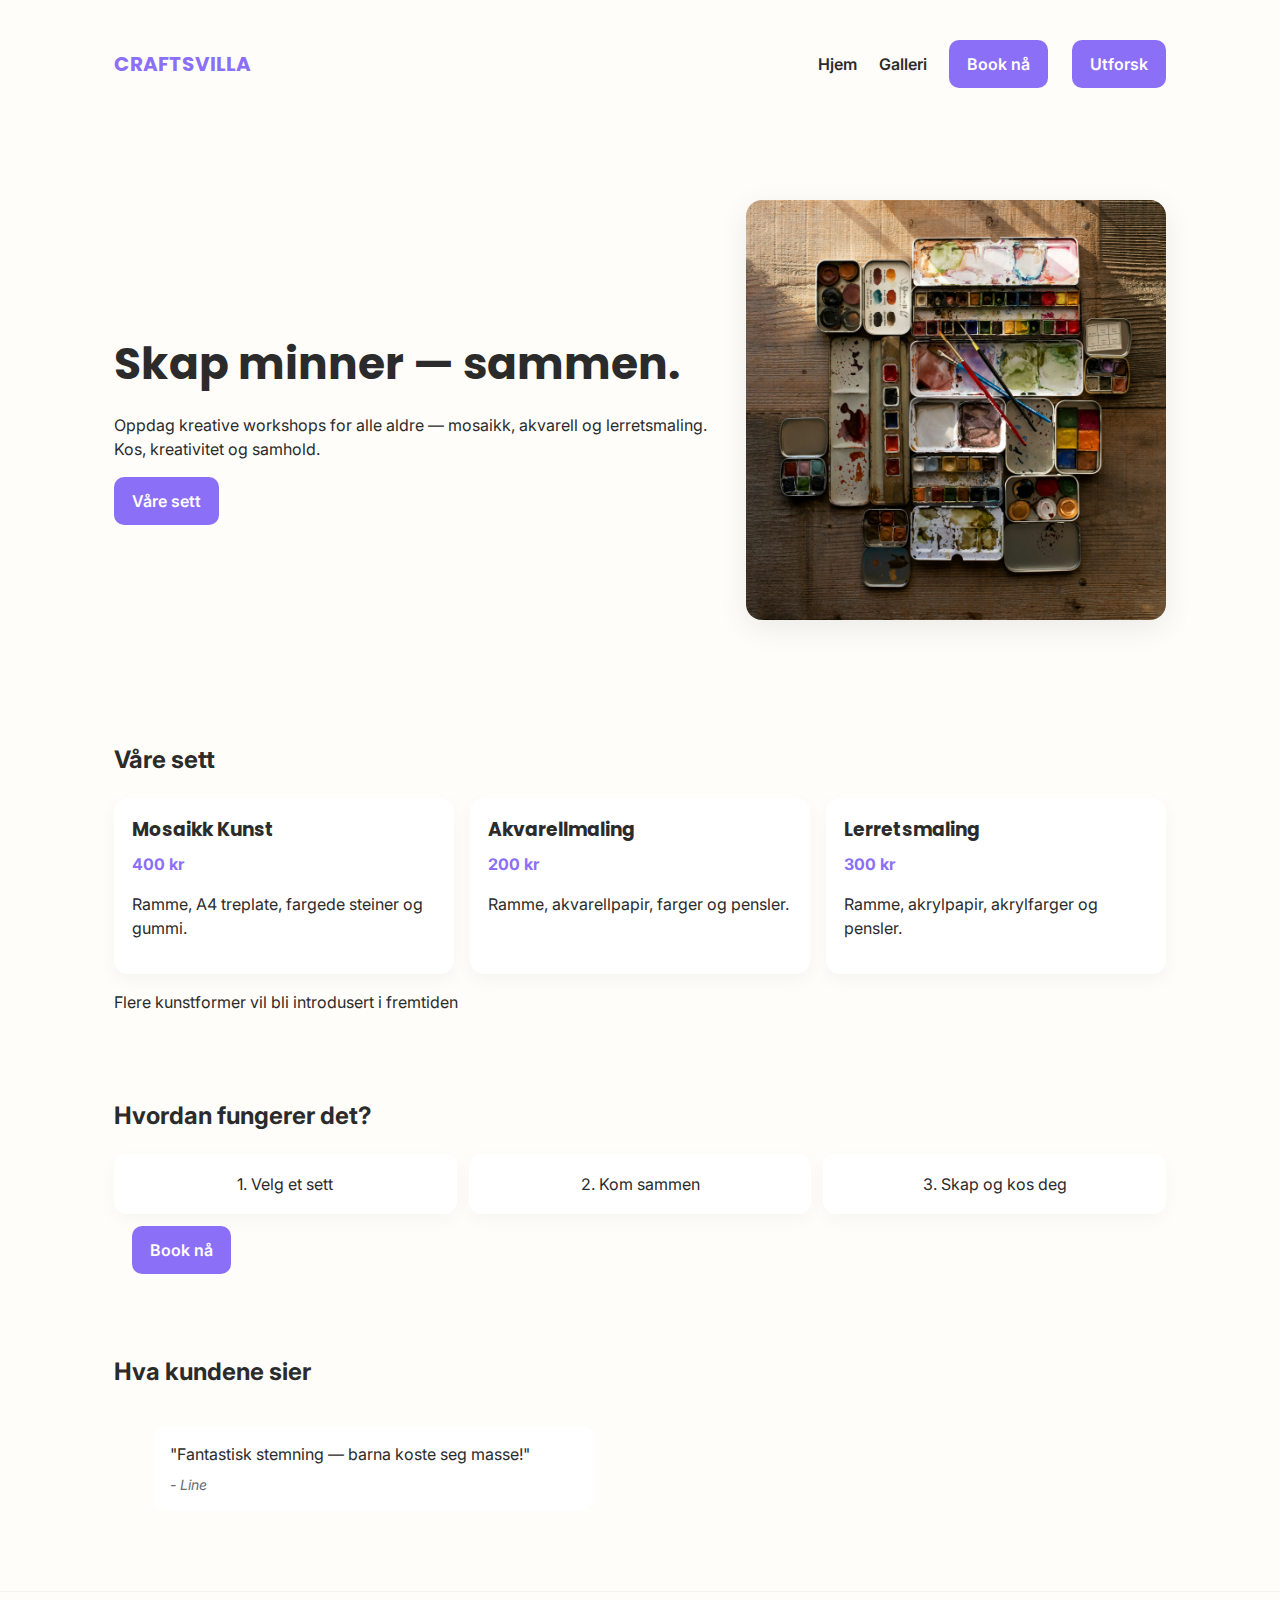
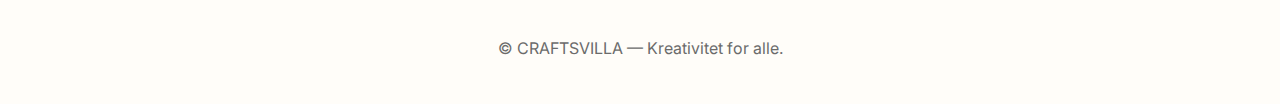
<file: index.html>
<!DOCTYPE html>
<html lang="en">

<head>
    <meta charset="UTF-8">
    <meta name="viewport" content="width=device-width, initial-scale=1.0">
    <title>Craftsvilla</title>
    <link href="style.css" rel="stylesheet" />
    <link
        href="https://fonts.googleapis.com/css2?family=Poppins:wght@400;600;700&family=Inter:wght@300;400;600&display=swap"
        rel="stylesheet">
</head>
<main>

    <body>
        <header class="topbar">
            <div class="container">
                <div class="brand">CRAFTSVILLA</div>
                <nav class="nav">
                    <a href="index.html">Hjem</a>
                    <a href="gallery.html">Galleri</a>
                    <a href="booking.html" class="btn primary">Book nå</a>
                </nav>
                <a class="btn primary" href="#services">Utforsk</a>
            </div>
        </header>

        <section class="hero">
            <div class="container hero-inner">
                <div class="hero-text">
                    <h1>Skap minner — sammen.</h1>
                    <p>Oppdag kreative workshops for alle aldre — mosaikk, akvarell og lerretsmaling. Kos, kreativitet
                        og
                        samhold.</p>
                    <a class="btn primary" href="#services">Våre sett</a>
                </div>
                <div class="hero-media">
                    <img src="images/maleskrin.jpg" alt="Malerskrin" />
                </div>
            </div>
        </section>


        <section id="services" class="cards container">
            <h2>Våre sett</h2>
            <div class="card-grid">
                <article class="card">
                    <h3>Mosaikk Kunst</h3>
                    <p class="price">400 kr</p>
                    <p class="desc">Ramme, A4 treplate, fargede steiner og gummi.</p>
                </article>


                <article class="card">
                    <h3>Akvarellmaling</h3>
                    <p class="price">200 kr</p>
                    <p class="desc">Ramme, akvarellpapir, farger og pensler.</p>
                </article>


                <article class="card">
                    <h3>Lerretsmaling</h3>
                    <p class="price">300 kr</p>
                    <p class="desc">Ramme, akrylpapir, akrylfarger og pensler.</p>
                </article>
            </div>
            <p>Flere kunstformer vil bli introdusert i fremtiden</p>
        </section>


        <section class="how container">
            <h2>Hvordan fungerer det?</h2>
            <div class="steps">
                <div class="step">1. Velg et sett</div>
                <div class="step">2. Kom sammen</div>
                <div class="step">3. Skap og kos deg</div>
            </div>
            <div class="how-button"> <a href="booking.html" class="btn primary">Book nå</a> </div>
        </section>


        <section class="testimonials container">
            <h2>Hva kundene sier</h2>
            <div class="test-grid">
                <blockquote>"Fantastisk stemning — barna koste seg masse!"<cite>- Line</cite></blockquote>
        </section>
</main>

<footer class="site-footer">
    <div class="container">
        <div>© CRAFTSVILLA — Kreativitet for alle.</div>
    </div>
</footer>
</body>

</html>
</file>
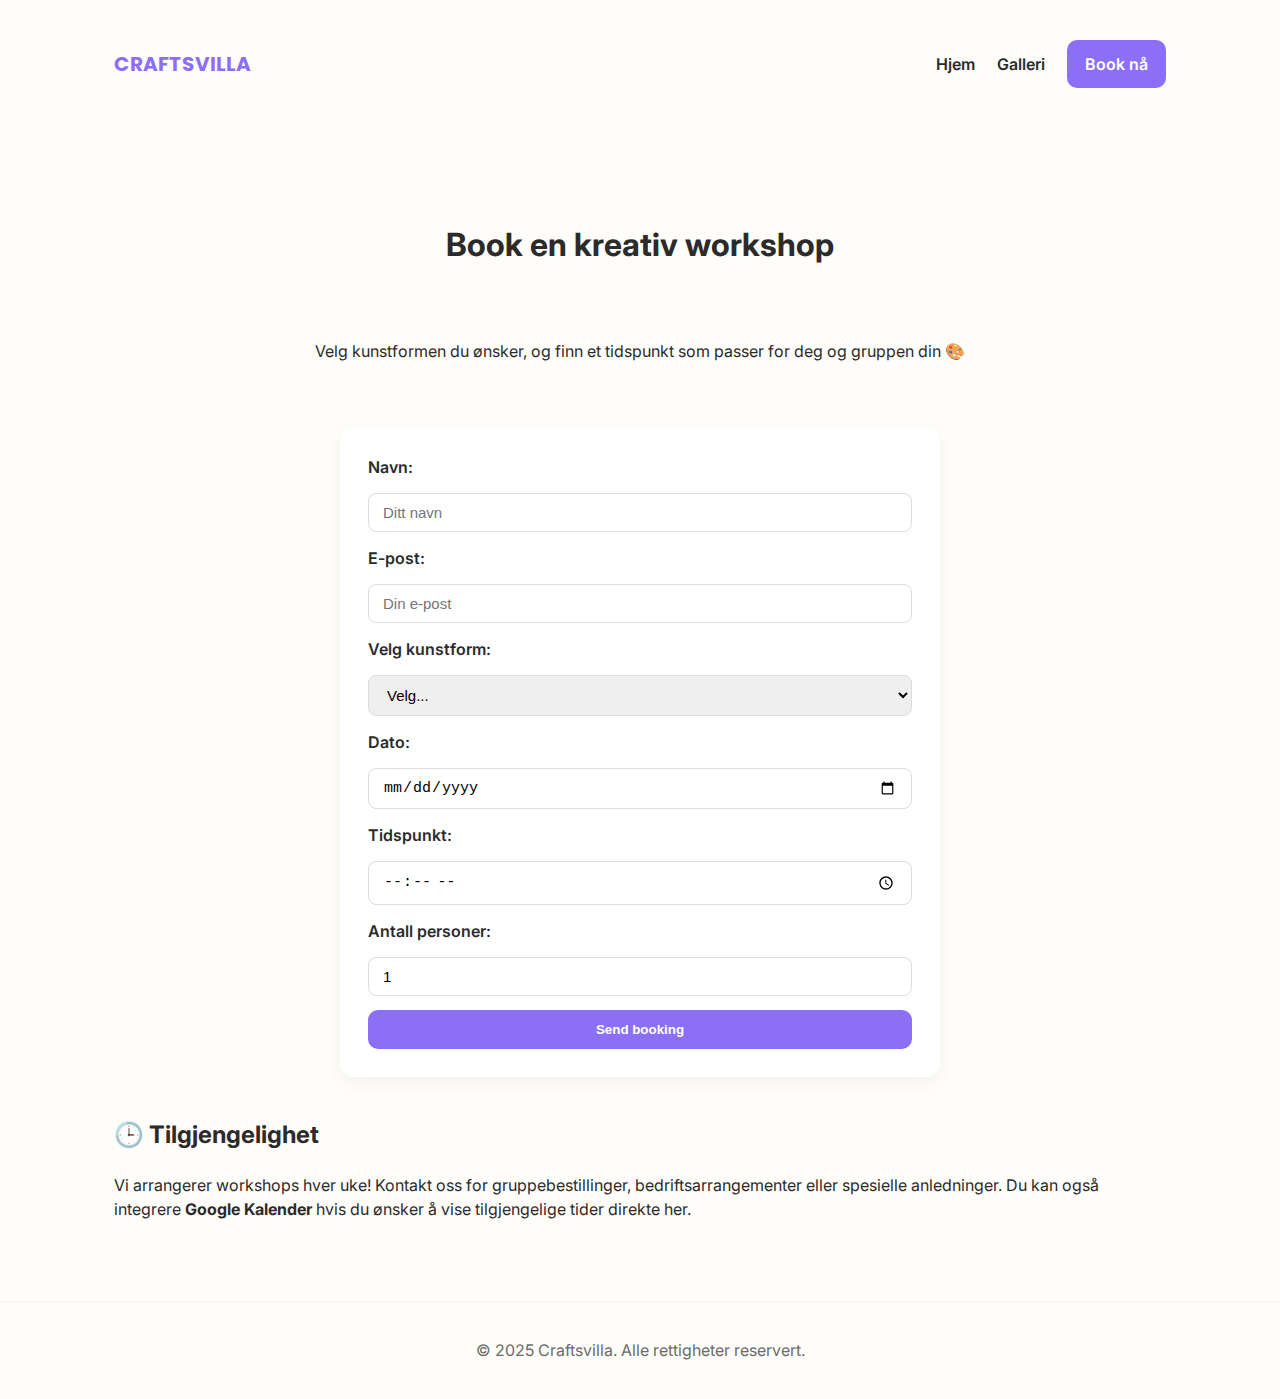
<file: booking.html>
<!DOCTYPE html>
<html lang="no">

<head>
    <meta charset="UTF-8" />
    <meta name="viewport" content="width=device-width, initial-scale=1.0" />
    <title>Booking | Craftsvilla</title>
    <link rel="stylesheet" href="style.css" />
    <link
        href="https://fonts.googleapis.com/css2?family=Poppins:wght@400;600;700&family=Inter:wght@300;400;600&display=swap"
        rel="stylesheet">
</head>

<body>
    <header class="topbar">
        <div class="container">
            <div class="brand">CRAFTSVILLA</div>
            <nav class="nav">
                <a href="index.html">Hjem</a>
                <a href="gallery.html">Galleri</a>
                <a href="booking.html" class="btn primary">Book nå</a>
            </nav>
        </div>
    </header>

    <main class="container">
        <section class="hero">
            <div class="hero-inner" style="flex-direction:column; text-align:center;">
                <h1>Book en kreativ workshop</h1>
                <p>Velg kunstformen du ønsker, og finn et tidspunkt som passer for deg og gruppen din 🎨</p>
            </div>
        </section>

        <!-- 🖌 Booking Skjema -->
        <section class="booking-form">
            <form>
                <label for="name">Navn:</label>
                <input type="text" id="name" name="name" placeholder="Ditt navn" required>

                <label for="email">E-post:</label>
                <input type="email" id="email" name="email" placeholder="Din e-post" required>

                <label for="art">Velg kunstform:</label>
                <select id="art" name="art" required>
                    <option value="">Velg...</option>
                    <option value="mosaikk">Mosaikk Kunst – 400 kr</option>
                    <option value="akvarell">Akvarellmaling – 200 kr</option>
                    <option value="lerret">Lerretsmaling – 300 kr</option>
                </select>

                <label for="date">Dato:</label>
                <input type="date" id="date" name="date" required>

                <label for="time">Tidspunkt:</label>
                <input type="time" id="time" name="time" required>

                <label for="people">Antall personer:</label>
                <input type="number" id="people" name="people" min="1" max="10" value="1" required>

                <button type="submit" class="btn primary">Send booking</button>
            </form>
        </section>

        <section class="info">
            <h2>🕒 Tilgjengelighet</h2>
            <p>Vi arrangerer workshops hver uke!
                Kontakt oss for gruppebestillinger, bedriftsarrangementer eller spesielle anledninger.
                Du kan også integrere <strong>Google Kalender</strong> hvis du ønsker å vise tilgjengelige tider direkte
                her.
            </p>
        </section>
    </main>

    <footer class="site-footer">
        <p>© 2025 Craftsvilla. Alle rettigheter reservert.</p>
    </footer>
</body>

</html>
</file>
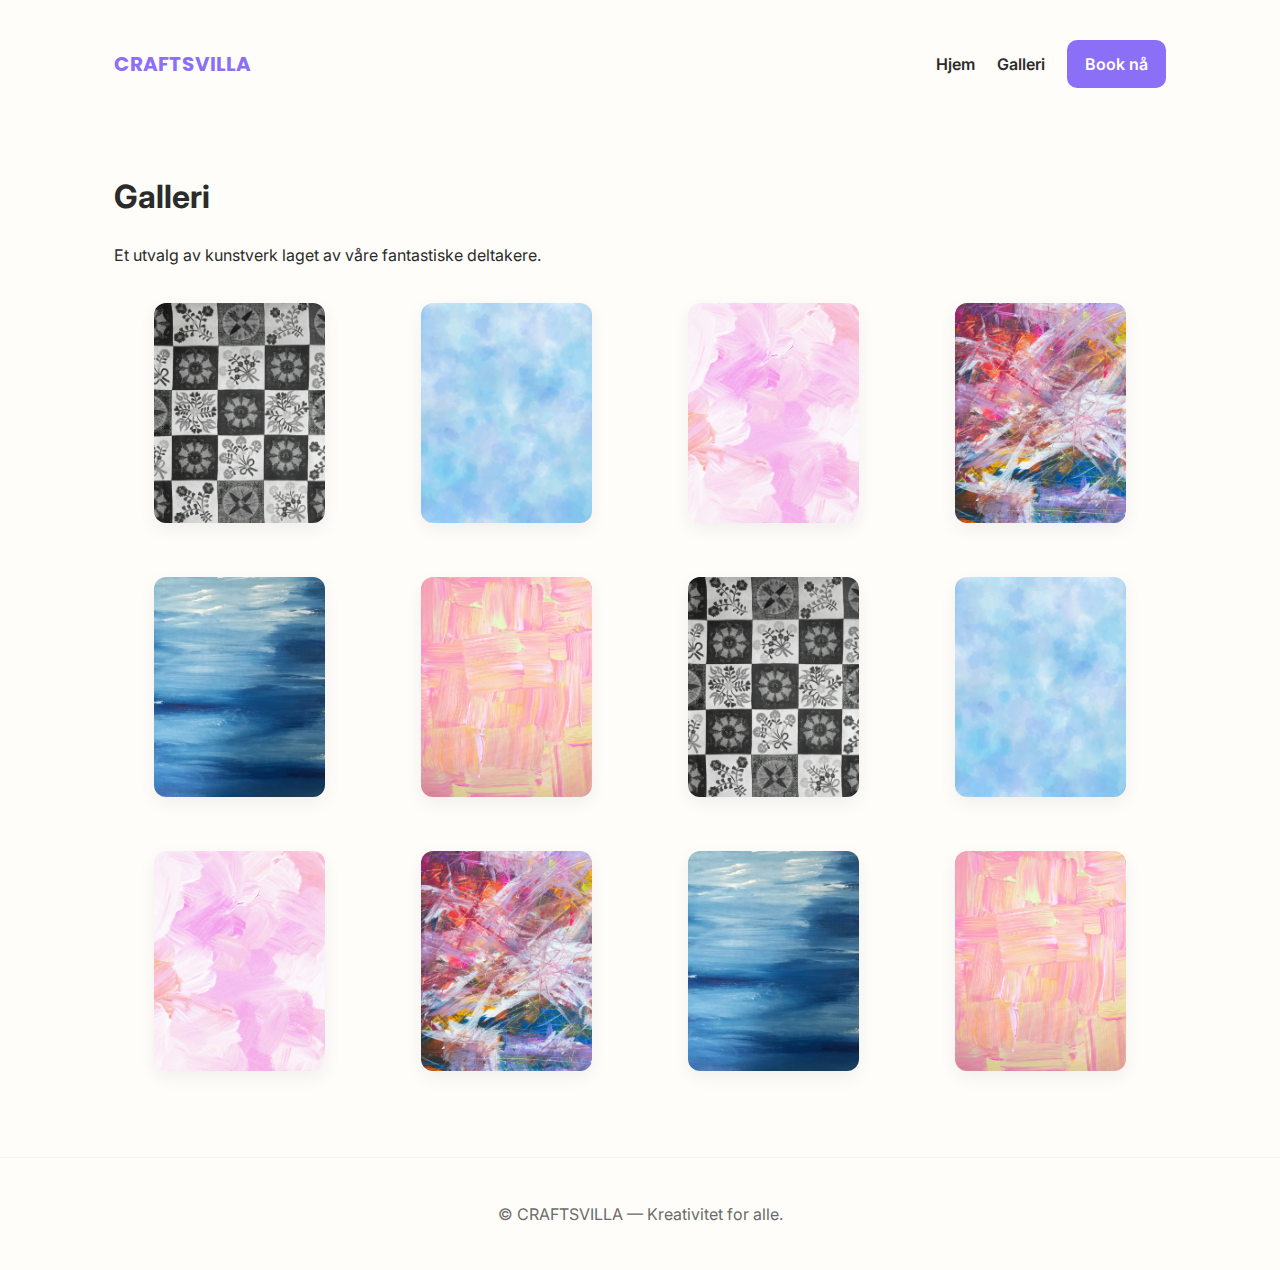
<file: gallery.html>
<!DOCTYPE html>
<html lang="en">

<head>
    <meta charset="UTF-8">
    <meta name="viewport" content="width=device-width, initial-scale=1.0">
    <title>Craftsvilla Galleri</title>
    <link rel="stylesheet" href="style.css">
    <link
        href="https://fonts.googleapis.com/css2?family=Poppins:wght@400;600;700&family=Inter:wght@300;400;600&display=swap"
        rel="stylesheet">
</head>

<body>
    <header class="topbar">
        <div class="container">
            <div class="brand">CRAFTSVILLA</div>
            <nav class="nav">
                <a href="index.html">Hjem</a>
                <a href="gallery.html">Galleri</a>
                <a href="booking.html" class="btn primary">Book nå</a>
            </nav>
        </div>
    </header>

    <main>
        <section class="gallery container">
            <h1>Galleri</h1>
            <p>Et utvalg av kunstverk laget av våre fantastiske deltakere.</p>
            <div class="gallery-grid">
                <figure><img src="images/mosaik.jpg" alt="Mosaikk kunst" /></figure>
                <figure><img src="images/akvarell.jpg" alt="Akvarellmaling" /></figure>
                <figure><img src="images/lerret.jpg" alt="Lerretsmaling" /></figure>
                <figure><img src="images/color.jpg" alt="Familie workshop" /></figure>
                <figure><img src="images/Blue.jpg" alt="Venner som maler" /></figure>
                <figure><img src="images/pink.jpg" alt="Kreativ gruppe" /></figure>
                <figure><img src="images/mosaik.jpg" alt="Mosaikk kunst" /></figure>
                <figure><img src="images/akvarell.jpg" alt="Akvarellmaling" /></figure>
                <figure><img src="images/lerret.jpg" alt="Lerretsmaling" /></figure>
                <figure><img src="images/color.jpg" alt="Familie workshop" /></figure>
                <figure><img src="images/Blue.jpg" alt="Venner som maler" /></figure>
                <figure><img src="images/pink.jpg" alt="Kreativ gruppe" /></figure>
            </div>
        </section>
    </main>

    <footer class="site-footer">
        <div class="container">
            <div>© CRAFTSVILLA — Kreativitet for alle.</div>
        </div>
    </footer>
</body>

</html>
</file>
<file: style.css>
:root {
  --bg: #fffdf9;
  --primary: #8c6ff7;
  --accent: #3ab795;
  --warm: #ffb86b;
  --text: #2b2b2b;
  --muted: #6b6b6b;
  --radius: 12px;
}

* {
  box-sizing: border-box;
}
body {
  font-family: Inter, system-ui, sans-serif;
  margin: 0;
  color: var(--text);
  background: var(--bg);
  line-height: 1.5;
}
.container {
  max-width: 1100px;
  margin: 0 auto;
  padding: 24px;
}

/* Header */
.topbar {
  padding: 16px 0;
  background: transparent;
}
.topbar .container {
  display: flex;
  align-items: center;
  gap: 24px;
}
.brand {
  font-family: Poppins;
  font-weight: 700;
  color: var(--primary);
  font-size: 20px;
}
.nav {
  margin-left: auto;
}
.nav a {
  margin-left: 18px;
  text-decoration: none;
  color: var(--text);
  font-weight: 600;
}
.btn {
  padding: 10px 16px;
  border-radius: 10px;
  text-decoration: none;
  font-weight: 600;
  border: 2px solid transparent;
  display: inline-block;
}
.btn.primary {
  background: var(--primary);
  color: white;
}

.how-button {
  padding: 10px 16px;
  border-radius: 10px;
  text-decoration: none;
  font-weight: 600;
  border: 2px solid transparent;
  display: inline-block;
}

.how-button :hover {
  background: var(--primary);
  color: white;
  transition: background-color 0.3s ease;
  cursor: pointer;
}

/* Gallery */
.gallery-grid {
  display: grid;
  grid-template-columns: repeat(auto-fit, minmax(250px, 1fr));
  gap: 16px;
  margin-top: 20px;
}
.gallery-grid img {
  width: 100%;
  height: 220px;
  object-fit: cover;
  border-radius: 12px;
  box-shadow: 0 6px 18px rgba(0, 0, 0, 0.06);
}

.gallery-grid img:hover {
  transform: scale(1.03);
  transition: transform 0.3s ease;
  box-shadow: 0 12px 24px rgba(0, 0, 0, 0.1);
}

/* Hero */
.hero {
  padding: 48px 0;
}
.hero-inner {
  display: flex;
  gap: 32px;
  align-items: center;
}
.hero-text h1 {
  font-family: Poppins;
  font-size: 44px;
  margin-bottom: 12px;
}
.hero-media img {
  width: 420px;
  border-radius: 16px;
  box-shadow: 0 8px 30px rgba(0, 0, 0, 0.08);
}

/* Cards */
.card-grid {
  display: grid;
  grid-template-columns: repeat(auto-fit, minmax(220px, 1fr));
  gap: 16px;
  margin-top: 16px;
}
.card {
  background: white;
  padding: 18px;
  border-radius: 14px;
  box-shadow: 0 6px 18px rgba(16, 24, 40, 0.04);
}
.card h3 {
  margin: 0 0 8px;
  font-family: Poppins;
}
.price {
  font-weight: 700;
  color: var(--primary);
  margin: 6px 0;
}

/* Steps */
.steps {
  display: flex;
  gap: 12px;
  margin-top: 12px;
}
.step {
  flex: 1;
  background: #fff;
  padding: 18px;
  border-radius: 12px;
  text-align: center;
  box-shadow: 0 6px 18px rgba(16, 24, 40, 0.03);
}

/* Testimonials */
.test-grid {
  display: grid;
  grid-template-columns: 1fr 1fr;
  gap: 12px;
}
blockquote {
  background: white;
  padding: 16px;
  border-radius: 12px;
}
blockquote cite {
  display: block;
  margin-top: 8px;
  color: var(--muted);
  font-size: 14px;
}

.site-footer {
  padding: 20px 0;
  border-top: 1px solid rgba(0, 0, 0, 0.04);
  margin-top: 40px;
  text-align: center;
  color: var(--muted);
}

/* -------------------- */
/* 🗓️ BOOKING-SKJEMA */
/* -------------------- */
.booking-form form {
  display: flex;
  flex-direction: column;
  gap: 14px;
  background: white;
  padding: 28px;
  border-radius: 14px;
  box-shadow: 0 6px 18px rgba(16, 24, 40, 0.05);
  max-width: 600px;
  margin: 0 auto 40px auto;
}

.booking-form label {
  font-weight: 600;
  color: var(--text);
}

.booking-form input,
.booking-form select {
  padding: 10px 14px;
  border-radius: 8px;
  border: 1px solid #ddd;
  font-size: 15px;
}

.booking-form input:focus,
.booking-form select:focus {
  outline: none;
  border-color: var(--primary);
  box-shadow: 0 0 0 2px rgba(140, 111, 247, 0.2);
}

@media (max-width: 640px) {
  .hero-inner {
    flex-direction: column;
  }
  .hero-media img {
    width: 100%;
  }
  .test-grid {
    grid-template-columns: 1fr;
  }

  .topbar .container {
    flex-direction: column;
    align-items: center;
    text-align: center;
    gap: 12px;
  }

  .nav {
    margin-left: 0;
  }

  .nav a {
    margin: 0 8px;
  }
}
</file>
